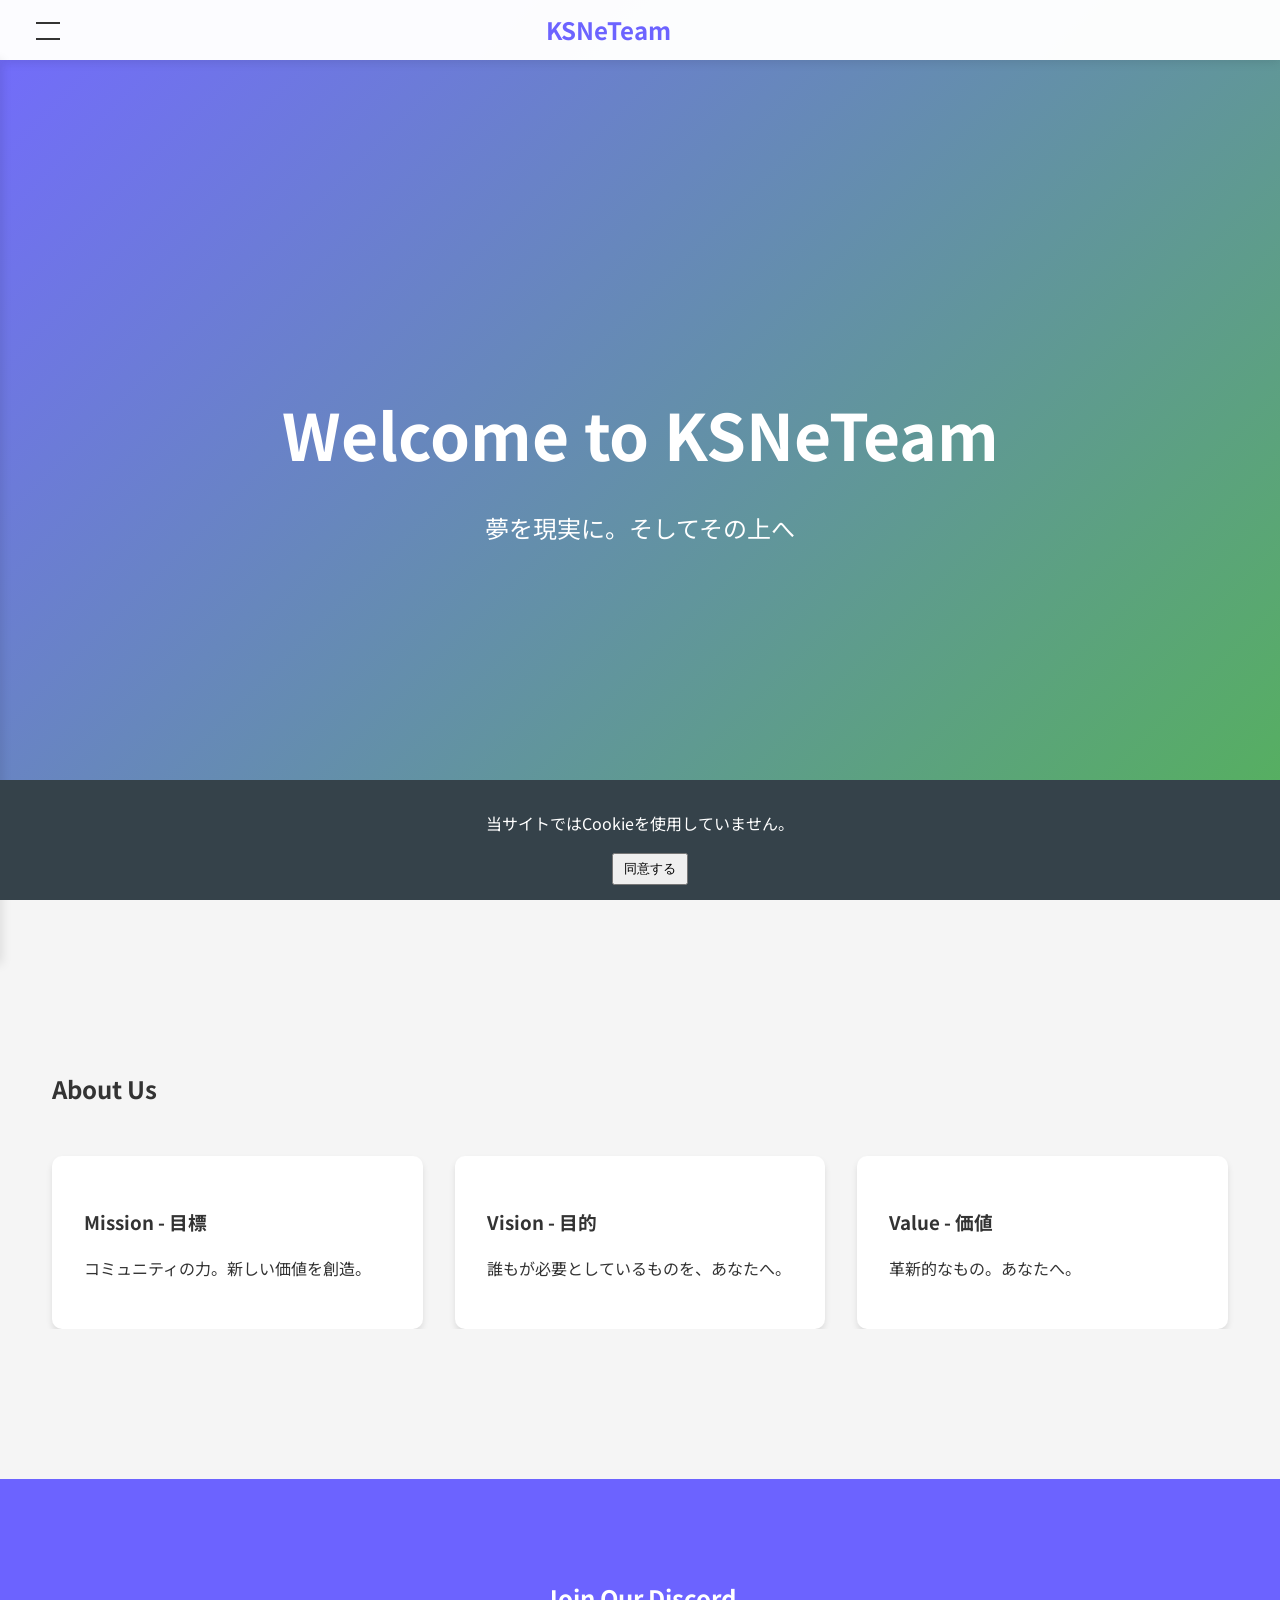
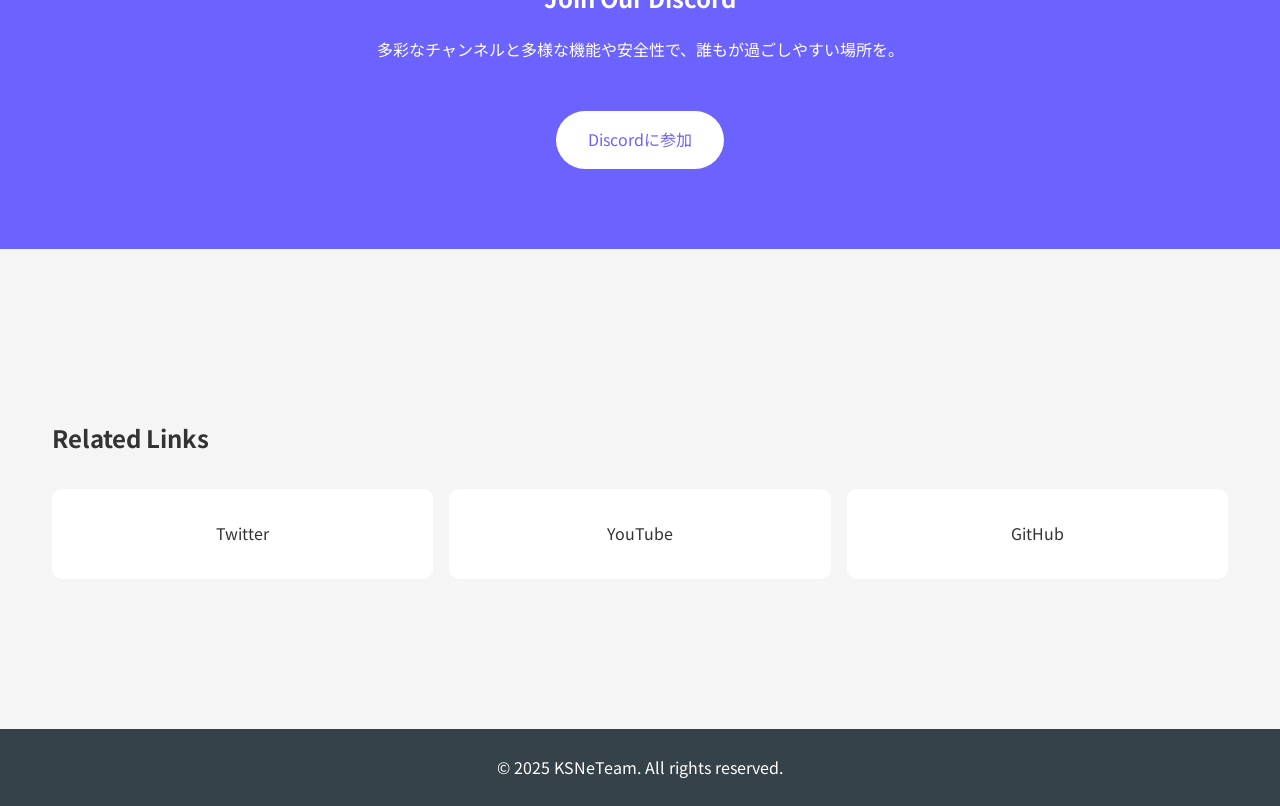
<file: KSNeTeam-website/index.html>
<!DOCTYPE html>
<html lang="ja">
<head>
    <meta charset="UTF-8">
    <meta name="viewport" content="width=device-width, initial-scale=1.0">
    <title>KSNeTeam - home</title>
    <link rel="stylesheet" href="css/main.css">
    <link href="https://fonts.googleapis.com/css2?family=Noto+Sans+JP:wght@400;700&display=swap" rel="stylesheet">
</head>
<body>
    <header class="site-header">
        <button id="menu-toggle" class="menu-toggle" aria-label="メニュー">
            <span class="menu-icon"></span>
        </button>
        <h1 class="logo">KSNeTeam</h1>
        <nav id="main-nav">
            <ul class="nav-list">
                <li><a href="#home" data-target="home" class="nav-link">Home</a></li>
                <li><a href="rules.html" class="nav-link">Rules</a></li>
                <li><a href="#discord" data-target="discord" class="nav-link">Discord</a></li>
                <li><a href="#links" data-target="links" class="nav-link">Links</a></li>
            </ul>
        </nav>
    </header>
    
    <main>
        <section id="hero" class="hero-section scroll-reveal">
            <div class="hero-content">
                <h2 class="main-title">Welcome to KSNeTeam</h2>
                <p class="subtitle">夢を現実に。そしてその上へ</p>
            </div>
        </section>

        <section id="about" class="about-section scroll-reveal">
            <div class="container">
                <h2>About Us</h2>
                <div class="feature-grid">
                    <div class="feature-item">
                        <h3>Mission - 目標</h3>
                        <p>コミュニティの力。新しい価値を創造。</p>
                    </div>
                    <div class="feature-item">
                        <h3>Vision - 目的</h3>
                        <p>誰もが必要としているものを、あなたへ。</p>
                    </div>
                    <div class="feature-item">
                        <h3>Value - 価値</h3>
                        <p>革新的なもの。あなたへ。</p>
                    </div>
                </div>
            </div>
        </section>

        <section id="discord" class="discord-section scroll-reveal">
            <div class="container">
                <h2>Join Our Discord</h2>
                <div class="discord-content">
                    <p>多彩なチャンネルと多様な機能や安全性で、誰もが過ごしやすい場所を。</p>
                    <a href="discordserver.html" class="discord-button">Discordに参加</a>
                </div>
            </div>
        </section>

        <section id="links" class="links-section scroll-reveal">
            <div class="container">
                <h2>Related Links</h2>
                <div class="links-grid">
                    <a href="#" class="link-card">Twitter</a>
                    <a href="#" class="link-card">YouTube</a>
                    <a href="#" class="link-card">GitHub</a>
                </div>
            </div>
        </section>
    </main>
    
    <footer class="site-footer">
        <div class="container">
            <p>&copy; 2025 KSNeTeam. All rights reserved.</p>
        </div>
    </footer>

    <div id="cookie-banner" class="cookie-banner">
        <p>当サイトではCookieを使用していません。</p>
        <button id="accept-cookie">同意する</button>
    </div>

    <script src="js/main.js"></script>
</body>
</html>
</file>
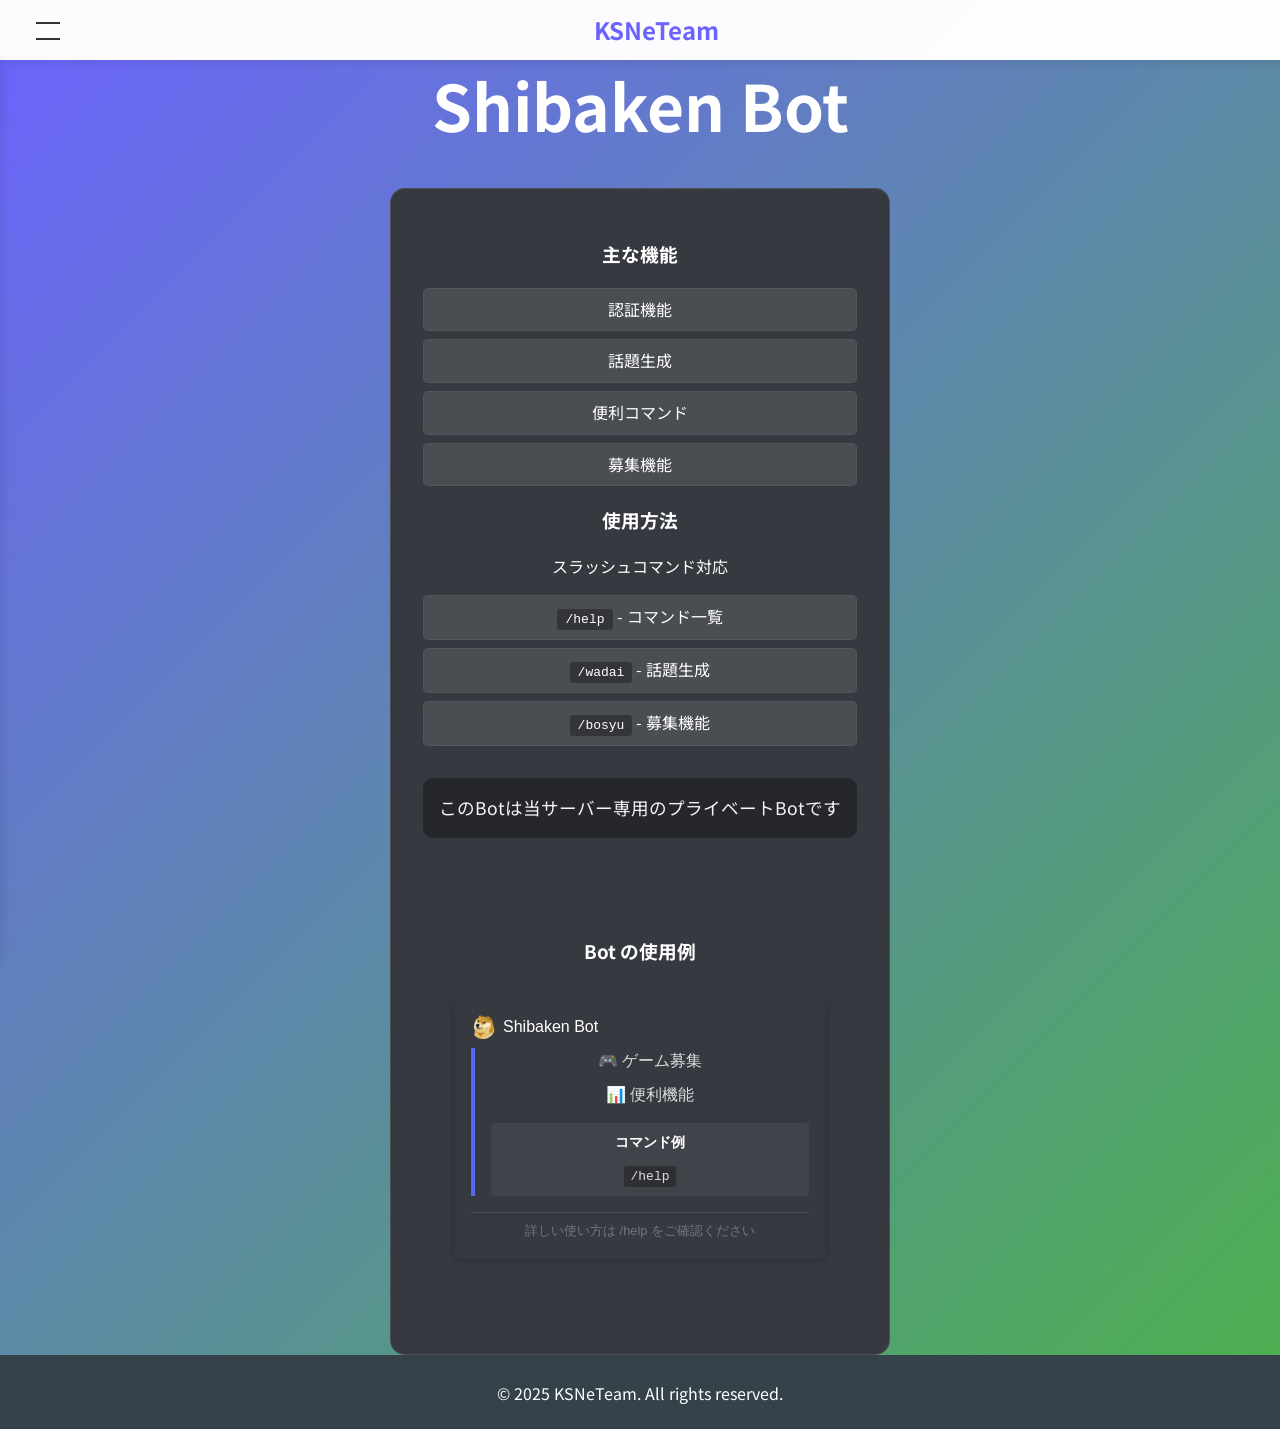
<file: discordbot.html>
<!DOCTYPE html>
<html lang="ja">
<head>
    <meta charset="UTF-8">
    <meta name="viewport" content="width=device-width, initial-scale=1.0">
    <title>DiscordBot - KSNeTeam</title>
    <meta name="description" content="KSNeTeamは、DiscordGamersServerの運営やBOTの開発、共有を行う組織です。">
    <meta name="keywords" content="Discord, サーバー, ゲーム, DiscordBot, Javascript, 開発, コミュニティ, KSNeTeam">
    <meta name="author" content="KSNeTeam">
    <link rel="shortcut icon" href="./img/icon.png " type="image/x-icon">
    <link rel="stylesheet" href="css/main.css">
    <link href="https://fonts.googleapis.com/css2?family=Noto+Sans+JP:wght@400;700&display=swap" rel="stylesheet">
</head>
<body>
    <header class="site-header">
        <button id="menu-toggle" class="menu-toggle" aria-label="メニュー">
            <span class="menu-icon"></span>
        </button>
        <h1 class="logo"><a href="index.html">KSNeTeam</a></h1>
        <nav id="main-nav">
            <ul class="nav-list">
                <li><a href="index.html" class="nav-link">Home</a></li>
                <li><a href="rules.html" class="nav-link">Rules</a></li>
                <li><a href="discordserver.html" class="nav-link">Discord</a></li>
                <li><a href="discordbot.html" class="nav-link">Bot</a></li>
                <li><a href="index.html#links" class="nav-link">Links</a></li>
            </ul>
        </nav>
    </header>
    
    <main>
        <section class="hero-section scroll-reveal">
            <div class="container">
                <h2 class="main-title">Shibaken Bot</h2>
                <div class="bot-features scroll-reveal">
                    <!-- 変更: Bot 機能・コマンド部分の文字色を黒に指定 -->
                    <div class="feature-grid" style="color: white;">
                        <div class="feature-item">
                            <h3>主な機能</h3>
                            <ul class="bot-features-list">
                                <li>認証機能</li>
                                <li>話題生成</li>
                                <li>便利コマンド</li>
                                <li>募集機能</li>
                            </ul>
                        </div>
                        <div class="feature-item">
                            <h3>使用方法</h3>
                            <p>スラッシュコマンド対応</p>
                            <ul class="bot-commands-list">
                                <li><code>/help</code> - コマンド一覧</li>
                                <li><code>/wadai</code> - 話題生成</li>
                                <li><code>/bosyu</code> - 募集機能</li>
                            </ul>
                        </div>
                    </div>
                    <div class="bot-info">
                        <p>このBotは当サーバー専用のプライベートBotです</p>
                    </div>
                    
                    <!-- 埋め込みセクションを追加 -->
                    <div class="embed-section scroll-reveal">
                        <h3>Bot の使用例</h3>
                        <div class="embed-container">
                            <div class="embed-message">
                                <div class="embed-header">
                                    <img src="img/boticon.png" alt="Bot Icon" class="embed-avatar">
                                    <span class="embed-author">Shibaken Bot</span>
                                </div>
                                <div class="embed-content">
                                    <div class="embed-description">
                                        <p>🎮 ゲーム募集</p>
                                        <p>📊 便利機能</p>
                                    </div>
                                    <div class="embed-fields">
                                        <div class="embed-field">
                                            <h4>コマンド例</h4>
                                            <code>/help</code>
                                        </div>
                                    </div>
                                </div>
                                <div class="embed-footer">
                                    <span>詳しい使い方は /help をご確認ください</span>
                                </div>
                            </div>
                        </div>
                    </div>
                </div>
            </div>
        </section>
    </main>

    <footer class="site-footer">
        <div class="container">
            <p>&copy; 2025 KSNeTeam. All rights reserved.</p>
        </div>
    </footer>

    <script src="js/main.js"></script>
</body>
</html>
</file>
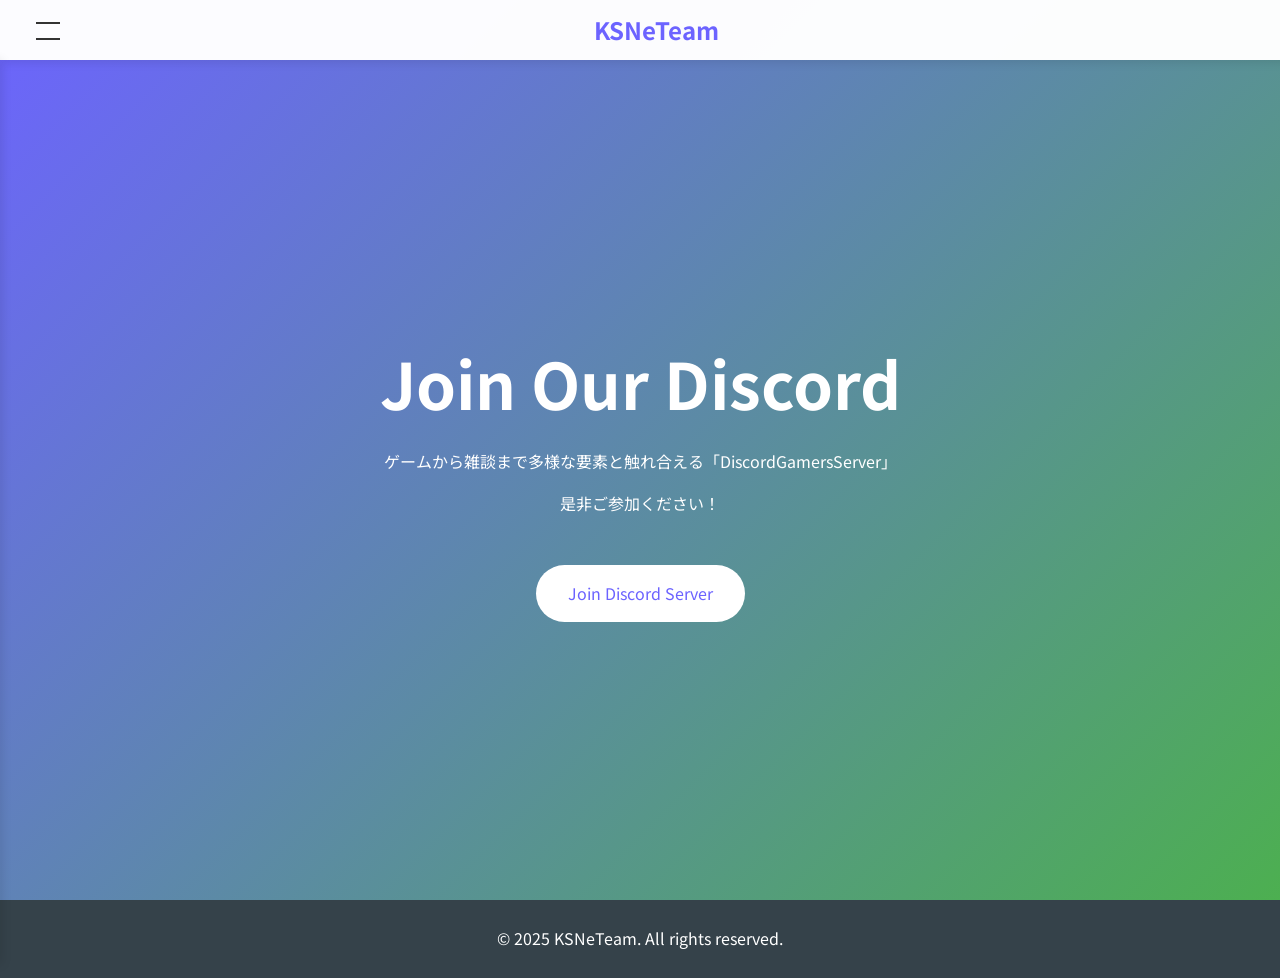
<file: discordserver.html>
<!DOCTYPE html>
<html lang="ja">
<head>
    <meta charset="UTF-8">
    <meta name="viewport" content="width=device-width, initial-scale=1.0">
    <title>Discord - KSNeTeam</title>
    <meta name="description" content="KSNeTeamは、DiscordGamersServerの運営やBOTの開発、共有を行う組織です。">
    <meta name="keywords" content="Discord, サーバー, ゲーム, DiscordBot, Javascript, 開発, コミュニティ, KSNeTeam">
    <meta name="author" content="KSNeTeam">
    <link rel="stylesheet" href="css/main.css">
    <link href="https://fonts.googleapis.com/css2?family=Noto+Sans+JP:wght@400;700&display=swap" rel="stylesheet">
    <link rel="shortcut icon" href="./img/icon.png " type="image/x-icon">
</head>
<body>
    <header class="site-header">
        <button id="menu-toggle" class="menu-toggle" aria-label="メニュー">
            <span class="menu-icon"></span>
        </button>
        <h1 class="logo"><a href="index.html">KSNeTeam</a></h1>
        <nav id="main-nav">
            <ul class="nav-list">
                <li><a href="index.html" class="nav-link">Home</a></li>
                <li><a href="rules.html" class="nav-link">Rules</a></li>
                <li><a href="discordserver.html" class="nav-link">Discord</a></li>
                <li><a href="discordbot.html" class="nav-link">Bot</a></li>
                <li><a href="index.html#links" class="nav-link">Links</a></li>
            </ul>
        </nav>
    </header>
    
    <main>
        <section class="hero-section scroll-reveal">
            <div class="container">
                <h2 class="main-title">Join Our Discord</h2>
                <div class="content-box scroll-reveal">
                    <p>ゲームから雑談まで多様な要素と触れ合える「DiscordGamersServer」</p>
                    <p>是非ご参加ください！</p>
                    <a href="https://dsc.gg/dgs-jp" class="discord-button" target="_blank">Join Discord Server</a>
                </div>
            </div>
        </section>
    </main>

    <footer class="site-footer">
        <div class="container">
            <p>&copy; 2025 KSNeTeam. All rights reserved.</p>
        </div>
    </footer>

    <script src="js/main.js"></script>
</body>
</html>
</file>
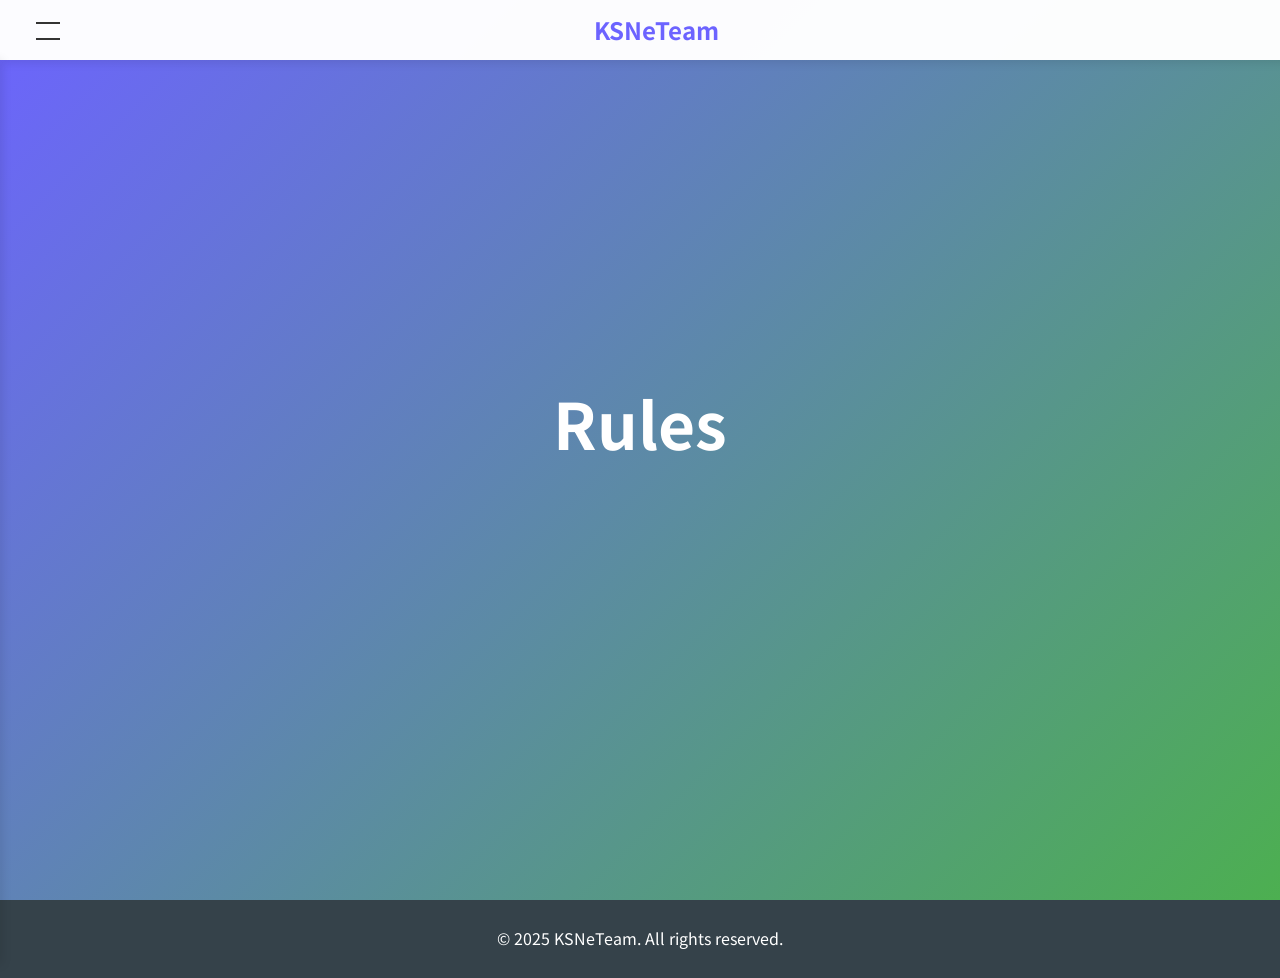
<file: rules.html>
<!DOCTYPE html>
<html lang="ja">
<head>
    <meta charset="UTF-8">
    <meta name="viewport" content="width=device-width, initial-scale=1.0">
    <meta name="description" content="KSNeTeamは、DiscordGamersServerの運営やBOTの開発、共有を行う組織です。">
    <meta name="keywords" content="Discord, サーバー, ゲーム, DiscordBot, Javascript, 開発, コミュニティ, KSNeTeam">
    <meta name="author" content="KSNeTeam">
    <title>Rules - KSNeTeam</title>
    <link rel="stylesheet" href="css/main.css">
    <link href="https://fonts.googleapis.com/css2?family=Noto+Sans+JP:wght@400;700&display=swap" rel="stylesheet">
    <link rel="shortcut icon" href="./img/icon.png " type="image/x-icon">
</head>
<body>
    <header class="site-header">
        <button id="menu-toggle" class="menu-toggle" aria-label="メニュー">
            <span class="menu-icon"></span>
        </button>
        <h1 class="logo"><a href="index.html">KSNeTeam</a></h1>
        <nav id="main-nav">
            <ul class="nav-list">
                <li><a href="index.html" class="nav-link">Home</a></li>
                <li><a href="rules.html" class="nav-link">Rules</a></li>
                <li><a href="discordserver.html" class="nav-link">Discord</a></li>
                <li><a href="discordbot.html" class="nav-link">Bot</a></li>
                <li><a href="index.html#links" class="nav-link">Links</a></li>
            </ul>
        </nav>
    </header>
    
    <main>
        <section class="hero-section scroll-reveal">
            <div class="container">
                <h2 class="main-title">Rules</h2>
                <div class="content-box scroll-reveal">
                    <h3>コミュニティガイドライン</h3>
                    <p>ここにルールの内容を記載します。</p>
                </div>
            </div>
        </section>
    </main>

    <footer class="site-footer">
        <div class="container">
            <p>&copy; 2025 KSNeTeam. All rights reserved.</p>
        </div>
    </footer>

    <script src="js/main.js"></script>
</body>
</html>
</file>
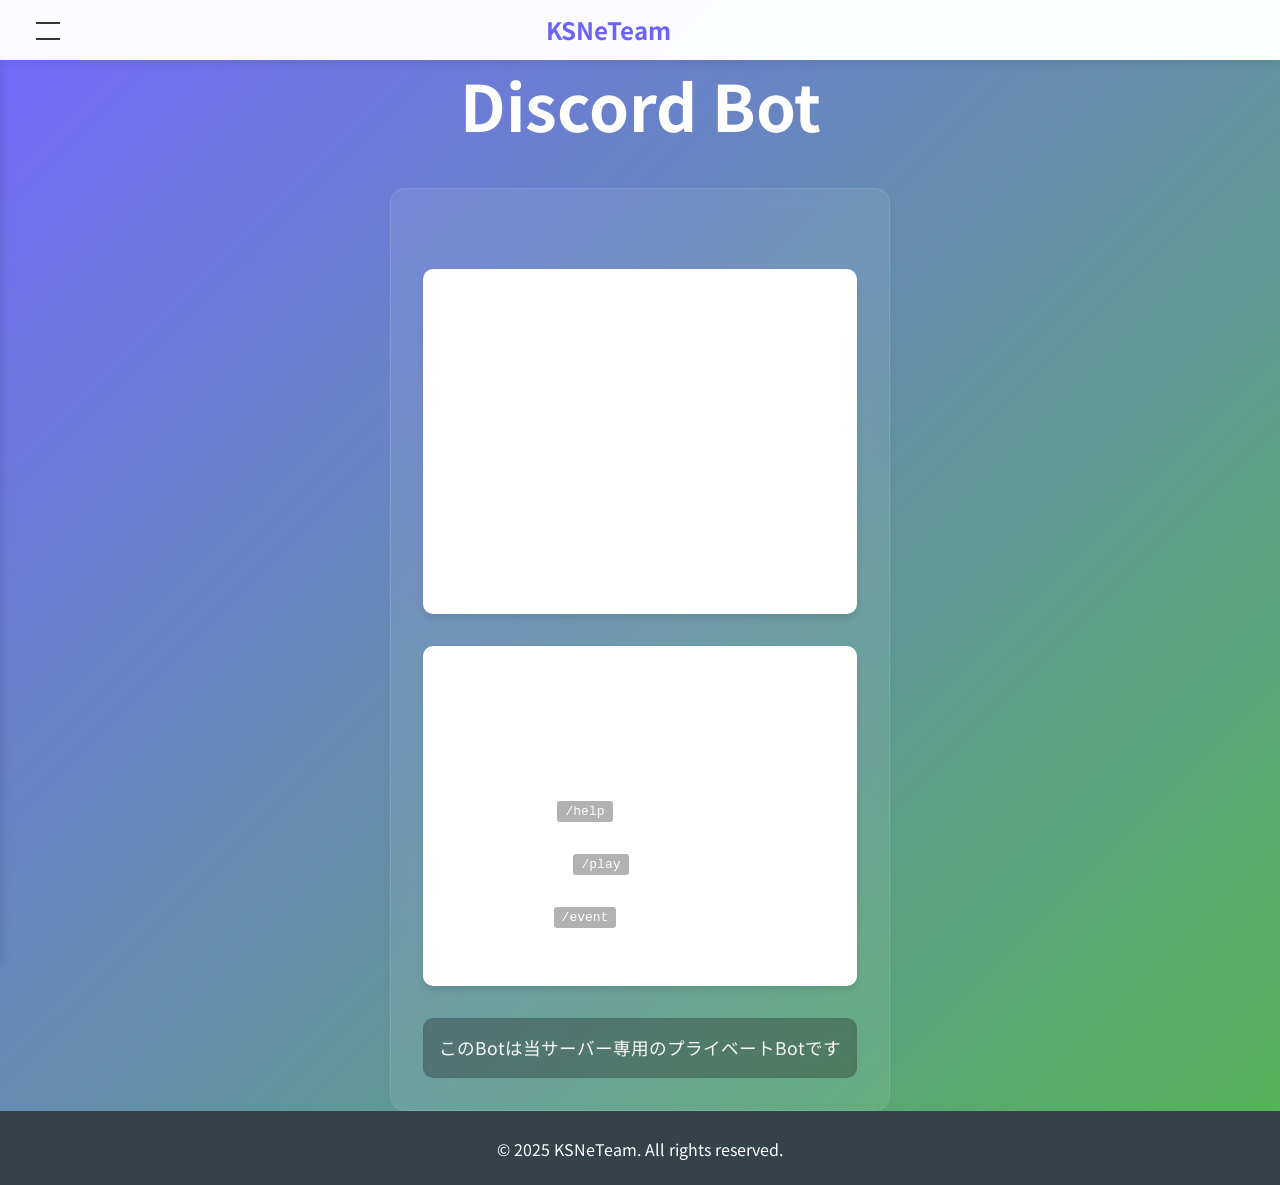
<file: KSNeTeam-website/discordbot.html>
<!DOCTYPE html>
<html lang="ja">
<head>
    <meta charset="UTF-8">
    <meta name="viewport" content="width=device-width, initial-scale=1.0">
    <title>DiscordBot - KSNeTeam</title>
    <link rel="stylesheet" href="css/main.css">
    <link href="https://fonts.googleapis.com/css2?family=Noto+Sans+JP:wght@400;700&display=swap" rel="stylesheet">
</head>
<body>
    <header class="site-header">
        <button id="menu-toggle" class="menu-toggle" aria-label="メニュー">
            <span class="menu-icon"></span>
        </button>
        <h1 class="logo">KSNeTeam</h1>
        <nav id="main-nav">
            <ul class="nav-list">
                <li><a href="index.html" class="nav-link">Home</a></li>
                <li><a href="rules.html" class="nav-link">Rules</a></li>
                <li><a href="discordserver.html" class="nav-link">Discord</a></li>
                <li><a href="discordbot.html" class="nav-link">Bot</a></li>
                <li><a href="index.html#links" class="nav-link">Links</a></li>
            </ul>
        </nav>
    </header>
    
    <main>
        <section class="hero-section scroll-reveal">
            <div class="container">
                <h2 class="main-title">Discord Bot</h2>
                <div class="bot-features scroll-reveal">
                    <div class="feature-grid">
                        <div class="feature-item">
                            <h3>主な機能</h3>
                            <ul class="bot-features-list">
                                <li>メッセージ管理</li>
                                <li>ユーザー管理</li>
                                <li>音楽再生</li>
                                <li>イベント管理</li>
                            </ul>
                        </div>
                        <div class="feature-item">
                            <h3>使用方法</h3>
                            <p>スラッシュコマンド対応</p>
                            <ul class="bot-commands-list">
                                <li><code>/help</code> - コマンド一覧</li>
                                <li><code>/play</code> - 音楽再生</li>
                                <li><code>/event</code> - イベント作成</li>
                            </ul>
                        </div>
                    </div>
                    <div class="bot-info">
                        <p>このBotは当サーバー専用のプライベートBotです</p>
                    </div>
                </div>
            </div>
        </section>
    </main>

    <footer class="site-footer">
        <div class="container">
            <p>&copy; 2025 KSNeTeam. All rights reserved.</p>
        </div>
    </footer>

    <script src="js/main.js"></script>
</body>
</html>
</file>
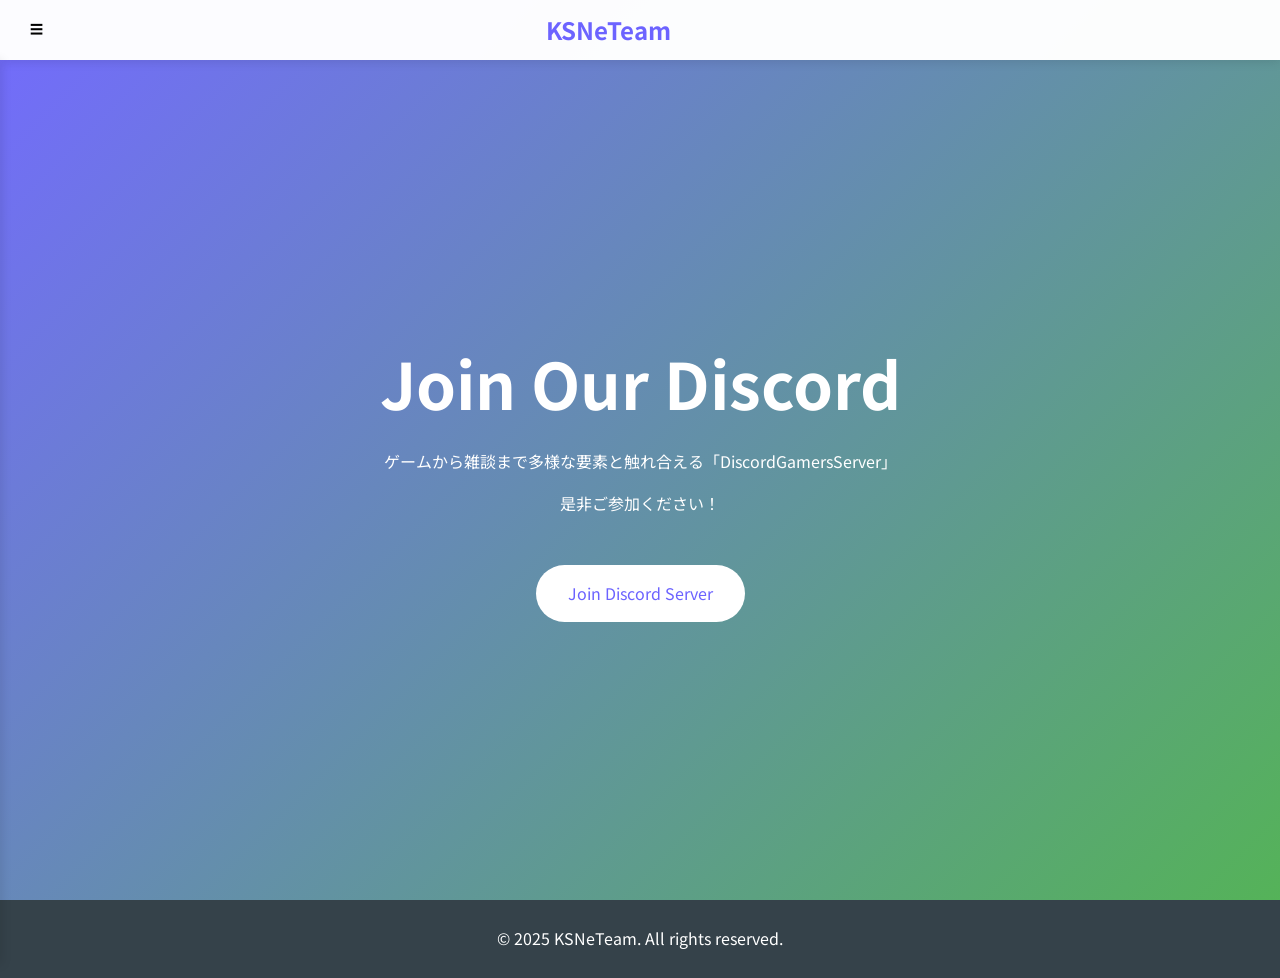
<file: KSNeTeam-website/discordserver.html>
<!DOCTYPE html>
<html lang="ja">
<head>
    <meta charset="UTF-8">
    <meta name="viewport" content="width=device-width, initial-scale=1.0">
    <title>Discord - KSNeTeam</title>
    <link rel="stylesheet" href="css/main.css">
    <link href="https://fonts.googleapis.com/css2?family=Noto+Sans+JP:wght@400;700&display=swap" rel="stylesheet">
</head>
<body>
    <header class="site-header">
        <button id="menu-toggle" class="menu-toggle" aria-label="メニュー">&#9776;</button>
        <h1 class="logo">KSNeTeam</h1>
        <nav id="main-nav">
            <ul class="nav-list">
                <li><a href="index.html" class="nav-link">Home</a></li>
                <li><a href="rules.html" class="nav-link">Rules</a></li>
                <li><a href="discordserver.html" class="nav-link">Discord</a></li>
                <li><a href="index.html#links" class="nav-link">Links</a></li>
            </ul>
        </nav>
    </header>
    
    <main>
        <section class="hero-section scroll-reveal">
            <div class="container">
                <h2 class="main-title">Join Our Discord</h2>
                <div class="content-box scroll-reveal">
                    <p>ゲームから雑談まで多様な要素と触れ合える「DiscordGamersServer」</p>
                    <p>是非ご参加ください！</p>
                    <a href="https://dsc.gg/dgs-jp" class="discord-button" target="_blank">Join Discord Server</a>
                </div>
            </div>
        </section>
    </main>

    <footer class="site-footer">
        <div class="container">
            <p>&copy; 2025 KSNeTeam. All rights reserved.</p>
        </div>
    </footer>

    <script src="js/main.js"></script>
</body>
</html>
</file>
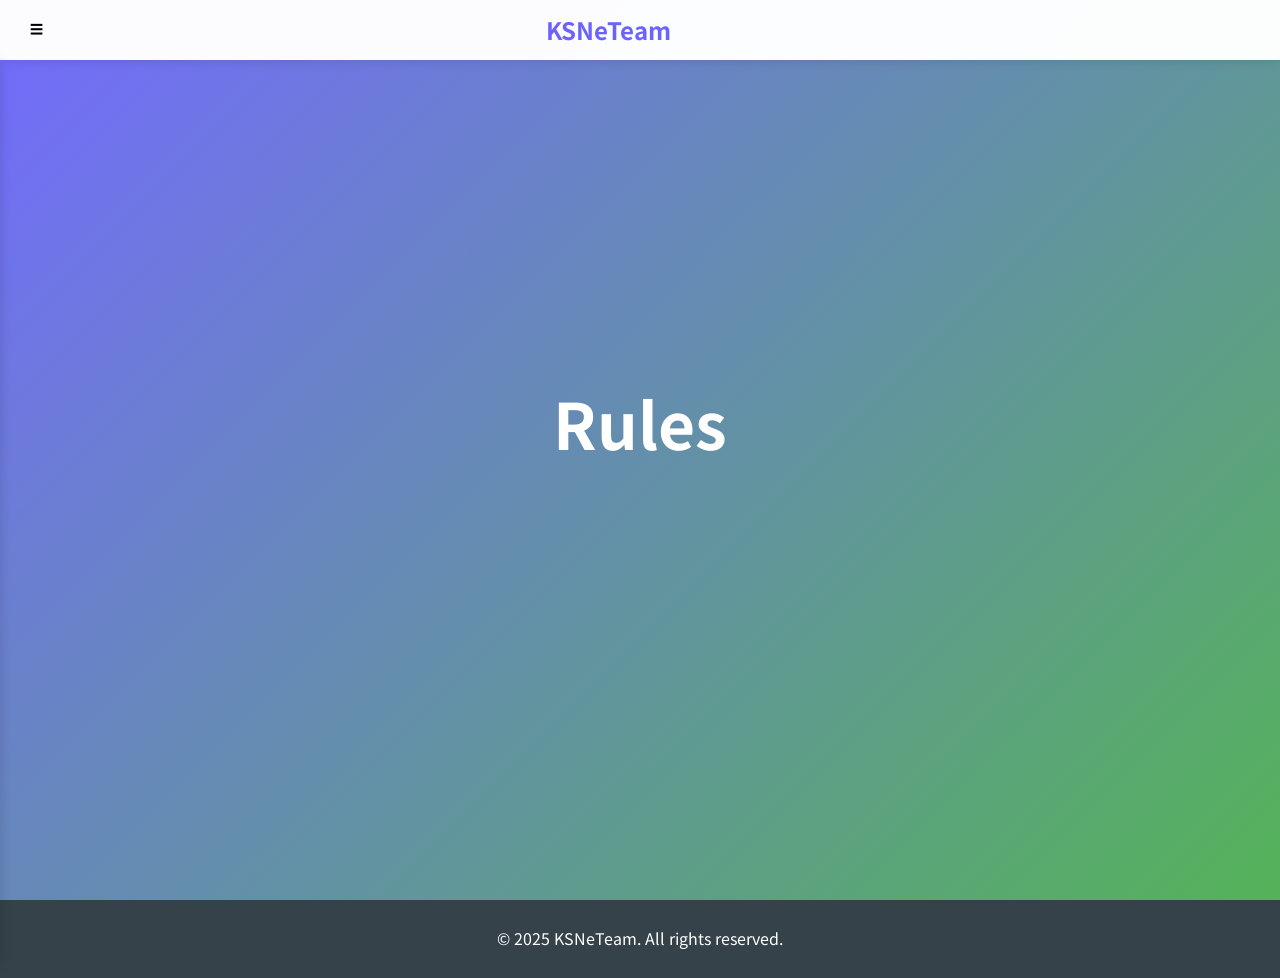
<file: KSNeTeam-website/rules.html>
<!DOCTYPE html>
<html lang="ja">
<head>
    <meta charset="UTF-8">
    <meta name="viewport" content="width=device-width, initial-scale=1.0">
    <title>Rules - KSNeTeam</title>
    <link rel="stylesheet" href="css/main.css">
    <link href="https://fonts.googleapis.com/css2?family=Noto+Sans+JP:wght@400;700&display=swap" rel="stylesheet">
</head>
<body>
    <header class="site-header">
        <button id="menu-toggle" class="menu-toggle" aria-label="メニュー">&#9776;</button>
        <h1 class="logo">KSNeTeam</h1>
        <nav id="main-nav">
            <ul class="nav-list">
                <li><a href="index.html" class="nav-link">Home</a></li>
                <li><a href="rules.html" class="nav-link">Rules</a></li>
                <li><a href="discordserver.html" class="nav-link">Discord</a></li>
                <li><a href="index.html#links" class="nav-link">Links</a></li>
            </ul>
        </nav>
    </header>
    
    <main>
        <section class="hero-section scroll-reveal">
            <div class="container">
                <h2 class="main-title">Rules</h2>
                <div class="content-box scroll-reveal">
                    <h3>コミュニティガイドライン</h3>
                    <p>ここにルールの内容を記載します。</p>
                </div>
            </div>
        </section>
    </main>

    <footer class="site-footer">
        <div class="container">
            <p>&copy; 2025 KSNeTeam. All rights reserved.</p>
        </div>
    </footer>

    <script src="js/main.js"></script>
</body>
</html>
</file>
<file: KSNeTeam-website/css/main.css>
/* filepath: /KSNeTeam-website/KSNeTeam-website/css/main.css */

:root {
    --primary-color: #6C63FF;
    --secondary-color: #4CAF50;
    --text-color: #333;
    --bg-color: #f5f5f5;
    --white: #ffffff;
    --header-height: 60px;
}

body {
    font-family: 'Noto Sans JP', sans-serif;
    margin: 0;
    padding: 0;
    background-color: var(--bg-color);
    color: var(--text-color);
    line-height: 1.6;
}

header {
    background: #35424a;
    color: #ffffff;
    padding: 20px 0;
    text-align: center;
    /* Template: ヘッダーのレイアウトテンプレート */
}

nav {
    margin: 20px 0;
    /* Flexboxを利用して横並びに */
    display: flex;
    justify-content: center;
}

nav ul {
    list-style: none;
    padding: 0;
    margin: 0;
    display: flex;
    gap: 2rem;
    justify-content: center;
}

nav li {
    margin: 0 10px;
}

nav a {
    color: var(--text-color);
    text-decoration: none;
    padding: 10px 15px;
    transition: background 0.3s, transform 0.3s, color 0.3s;
    font-weight: 500;
}

nav a:hover,
nav a.active {
    background: #1dcae8;
    transform: scale(1.05);
    color: var(--primary-color);
}

/* Template: 判定セクションのスタイル */
#judgment-section {
    margin: 30px auto;
    padding: 20px;
    text-align: center;
    background: linear-gradient(135deg, #ff9a9e, #fad0c4);
    border-radius: 10px;
    width: 80%;
    animation: fadeIn 1s ease-in-out;
}
#judgment-section p {
    font-size: 1.2em;
    margin-bottom: 15px;
}
#judge-btn {
    padding: 10px 20px;
    font-size: 1em;
    border: none;
    border-radius: 5px;
    background: #1dcae8;
    color: #fff;
    cursor: pointer;
    transition: background 0.3s;
}
#judge-btn:hover {
    background: #17a2b8;
}
#judgment-result {
    margin-top: 20px;
    font-size: 1.1em;
    padding: 15px;
    background: #fff;
    border-radius: 5px;
    box-shadow: 0 2px 6px rgba(0,0,0,0.2);
}

/* Template: Cookieバナー用スタイル */
#cookie-banner {
    position: fixed;
    bottom: 0;
    left: 0;
    right: 0;
    background: #35424a;
    color: #ffffff;
    text-align: center;
    padding: 15px;
    z-index: 1000;
}
#cookie-banner button {
    margin-left: 20px;
    padding: 5px 10px;
}

.container {
    max-width: 1200px;
    margin: 0 auto;
    padding: 0 2rem;
    overflow: hidden;
}

.content {
    background: #ffffff;
    padding: 20px;
    margin: 20px 0;
    border-radius: 5px;
    box-shadow: 0 0 10px rgba(0, 0, 0, 0.1);
}

footer {
    background: #35424a;
    color: #ffffff;
    text-align: center;
    padding: 10px 0;
    position: relative;
    bottom: 0;
    width: 100%;
}

/* Template: レスポンシブ対応 */
@media (max-width: 768px) {
    nav ul {
        flex-direction: column;
        text-align: center;
    }
    nav li {
        margin: 5px 0;
    }
    .main-title {
        font-size: 2.5rem;
    }
    .subtitle {
        font-size: 1.2rem;
    }
    .menu-toggle {
        display: block;
    }
    /* 初期状態は非表示 */
    nav .nav-list {
        display: none;
        flex-direction: column;
        background: rgba(255,255,255,0.95);
        position: absolute;
        top: 100%;
        left: 0;
        width: 100%;
        padding: 1rem 0;
    }
    /* メニュー表示時 */
    .nav-open nav .nav-list {
        display: flex;
    }
    /* リンクに余白を追加 */
    nav .nav-list li {
        margin: 0.5rem 0;
        text-align: center;
    }
}

/* Template: キーフレーム */
@keyframes fadeIn {
    from { opacity: 0; }
    to { opacity: 1; }
}

/* スクロールアニメーション用スタイル */
.scroll-reveal {
    opacity: 0;
    transform: translateY(100px);
    transition: all 0.8s cubic-bezier(0.4, 0, 0.2, 1);
}

.scroll-reveal.visible {
    opacity: 1;
    transform: translateY(0);
}

/* セクション間の余白調整 */
section {
    margin: 100px 0;
    padding: 50px 20px;
}

.site-header {
    position: fixed;
    top: 0;
    width: 100%;
    height: var(--header-height);
    background: rgba(255, 255, 255, 0.98);
    box-shadow: 0 2px 10px rgba(0,0,0,0.1);
    z-index: 1000;
    display: flex;
    align-items: center;
    justify-content: center;
    padding: 0;
}

.logo {
    font-size: 1.5rem;
    font-weight: 700;
    color: var(--primary-color);
    margin: 0;
    text-align: center;
}

/* heroセクションの調整 */
.hero-section {
    min-height: 100vh;
    margin: 0;
    padding: 0;
    background: linear-gradient(135deg, 
        rgba(108, 99, 255, 0.95),
        rgba(76, 175, 80, 0.95)
    );
    display: flex;
    align-items: center;
    justify-content: center;
    overflow: hidden;
    color: var(--white);
    text-align: center;
}

.main-title {
    font-size: clamp(2rem, 8vw, 4rem);
    margin-bottom: 1rem;
    opacity: 0;
    transform: translateY(30px);
    animation: fadeInUp 1s cubic-bezier(0.4, 0, 0.2, 1) forwards 0.5s;
}

.subtitle {
    font-size: 1.5rem;
    opacity: 0;
    transform: translateY(30px);
    animation: fadeInUp 1s ease forwards 0.8s;
}

.feature-grid {
    display: grid;
    grid-template-columns: repeat(auto-fit, minmax(250px, 1fr));
    gap: 2rem;
    margin-top: 3rem;
}

.feature-item {
    background: var(--white);
    padding: 2rem;
    border-radius: 10px;
    box-shadow: 0 4px 6px rgba(0,0,0,0.1);
    transition: transform 0.3s;
}

.feature-item:hover {
    transform: translateY(-5px);
}

.discord-section {
    background: var(--primary-color);
    color: var(--white);
    padding: 5rem 0;
    text-align: center;
}

.discord-button {
    display: inline-block;
    padding: 1rem 2rem;
    background: var(--white);
    color: var(--primary-color);
    text-decoration: none;
    border-radius: 30px;
    margin-top: 2rem;
    transition: transform 0.3s;
}

.discord-button:hover {
    transform: scale(1.05);
}

.contact-form,
.contact-section,
#form-message,
.alert {
    display: none;
}

.links-grid {
    display: grid;
    grid-template-columns: repeat(auto-fit, minmax(200px, 1fr));
    gap: 1rem;
    margin-top: 2rem;
}

.link-card {
    background: var(--white);
    padding: 2rem;
    text-align: center;
    text-decoration: none;
    color: var(--text-color);
    border-radius: 10px;
    transition: transform 0.3s;
}

.link-card:hover {
    transform: translateY(-5px);
}

@keyframes fadeInUp {
    from {
        opacity: 0;
        transform: translateY(30px);
    }
    to {
        opacity: 1;
        transform: translateY(0);
    }
}

/* ハンバーガーメニュー用スタイル */
.menu-toggle {
    position: absolute; /* fixedからabsoluteに変更 */
    left: 1rem;
    top: 50%;
    transform: translateY(-50%);
    background: none;
    border: none;
    cursor: pointer;
    z-index: 1001;
    width: 40px;
    height: 40px;
    display: flex;
    align-items: center;
    justify-content: center;
    padding: 0;
}

/* 三本線のスタイル */
.menu-icon {
    position: relative;
    width: 24px;
    height: 2px;
    background: var(--text-color);
    transition: all 0.3s ease;
}

.menu-icon::before,
.menu-icon::after {
    content: '';
    position: absolute;
    left: 0;
    width: 24px;
    height: 2px;
    background: var(--text-color);
    transition: all 0.3s ease;
}

.menu-icon::before {
    top: -8px;
}

.menu-icon::after {
    top: 8px;
}

/* メニューが開いているときの×印 */
.nav-open .menu-icon {
    background: transparent;
}

.nav-open .menu-icon::before {
    top: 0;
    transform: rotate(45deg);
}

.nav-open .menu-icon::after {
    top: 0;
    transform: rotate(-45deg);
}

/* ナビゲーションの共通スタイル */
.nav-list {
    position: fixed;
    top: var(--header-height);
    left: -250px;
    width: 250px;
    height: calc(100vh - var(--header-height));
    background: rgba(255, 255, 255, 0.98);
    box-shadow: 2px 0 10px rgba(0,0,0,0.1);
    transition: left 0.3s ease;
    display: flex;
    flex-direction: column;
    padding: 2rem 0;
    margin: 0;
    z-index: 999;
    pointer-events: none; /* 初期状態ではクリックイベントを無効化 */
}

.nav-open .nav-list {
    left: 0;
    pointer-events: auto; /* メニューが開いている時のみクリックイベントを有効化 */
}

/* メディアクエリの更新 */
@media (min-width: 769px) {
    .menu-toggle {
        display: block;
    }
    
    .nav-list {
        position: fixed;
        width: 250px;
        flex-direction: column;
    }
}

/* レスポンシブ調整 */
@media (max-width: 768px) {
    .nav-list {
        width: 100%;
    }
}

/* 以前の重複するメニュー関連のスタイルを削除 */
/* 削除: .menu-toggle の重複定義 */
/* 削除: .nav-list の重複定義 */
/* 削除: レスポンシブ関連の重複定義 */

/* PC表示時のスタイル */
@media (min-width: 769px) {
    nav {
        margin: 0 2rem;
    }

    .nav-list {
        position: fixed;
        width: 250px;
        flex-direction: column;
    }

    nav .nav-list li {
        margin: 0.5rem 0;
        text-align: left;
    }

    .menu-toggle {
        display: block;
    }
}

/* モバイル表示時のスタイル */
@media (max-width: 768px) {
    .site-header {
        padding: 0 1rem;
    }

    .nav-list {
        display: none;  /* モバイルでは初期状態を非表示に */
        position: fixed;
        top: var(--header-height);
        left: 0;
        width: 100%;
        flex-direction: column;
        background: rgba(255, 255, 255, 0.98);
        padding: 1rem 0;
        transform: translateY(-100%);
        transition: transform 0.3s ease-in-out;
        box-shadow: 0 2px 10px rgba(0,0,0,0.1);
    }

    .nav-open .nav-list {
        transform: translateY(0);
    }

    nav .nav-list li {
        margin: 0.5rem 0;
        text-align: center;
    }

    .menu-toggle {
        display: block;
        position: absolute;
        left: 1rem;
        top: 50%;
        transform: translateY(-50%);
        font-size: 1.5rem;
        background: none;
        border: none;
        color: var(--text-color);
        cursor: pointer;
    }
}

/* PC表示時のホバーメニュー */
@media (min-width: 769px) {
    .menu-toggle {
        display: none;
    }
}

/* モバイル表示時のハンバーガーメニュー */
@media (max-width: 768px) {
    .menu-toggle {
        display: block;
        position: absolute;
        left: 1rem;
        top: 50%;
        transform: translateY(-50%);
    }

    .nav-list {
        width: 100%;
        left: 0;
        top: 100%;
    }

    .nav-open .nav-list {
        display: flex;
        flex-direction: column;
    }

    nav .nav-list li {
        margin: 0.5rem 0;
        text-align: center;
    }
}

/* アニメーション効果 */
.nav-list {
    transition: all 0.3s ease-in-out;
    transform-origin: top center;
}

.nav-open .nav-list {
    animation: slideDown 0.3s ease-in-out forwards;
}

@keyframes slideDown {
    from {
        opacity: 0;
        transform: translateY(-10px);
    }
    to {
        opacity: 1;
        transform: translateY(0);
    }
}

/* メニューボタンの基本スタイル */
.menu-toggle {
    position: absolute; /* fixedからabsoluteに変更 */
    left: 1rem;
    top: 50%;
    transform: translateY(-50%);
    background: none;
    border: none;
    cursor: pointer;
    z-index: 1001;
    width: 40px;
    height: 40px;
    display: flex;
    align-items: center;
    justify-content: center;
    padding: 0;
}

/* 三本線のスタイル */
.menu-icon {
    position: relative;
    width: 24px;
    height: 2px;
    background: var(--text-color);
    transition: all 0.3s ease;
}

.menu-icon::before,
.menu-icon::after {
    content: '';
    position: absolute;
    left: 0;
    width: 24px;
    height: 2px;
    background: var(--text-color);
    transition: all 0.3s ease;
}

.menu-icon::before {
    top: -8px;
}

.menu-icon::after {
    top: 8px;
}

/* メニューが開いているときの×印 */
.nav-open .menu-icon {
    background: transparent;
}

.nav-open .menu-icon::before {
    top: 0;
    transform: rotate(45deg);
}

.nav-open .menu-icon::after {
    top: 0;
    transform: rotate(-45deg);
}

/* ナビゲーションの共通スタイル */
.nav-list {
    position: fixed;
    top: var(--header-height);
    left: -250px;
    width: 250px;
    height: calc(100vh - var(--header-height));
    background: rgba(255, 255, 255, 0.98);
    box-shadow: 2px 0 10px rgba(0,0,0,0.1);
    transition: left 0.3s ease;
    display: flex;
    flex-direction: column;
    padding: 2rem 0;
    margin: 0;
    z-index: 999;
    pointer-events: none; /* 初期状態ではクリックイベントを無効化 */
}

.nav-open .nav-list {
    left: 0;
    pointer-events: auto; /* メニューが開いている時のみクリックイベントを有効化 */
}

/* メディアクエリの更新 */
@media (min-width: 769px) {
    .menu-toggle {
        display: block;
    }
    
    .nav-list {
        position: fixed;
        width: 250px;
        flex-direction: column;
    }
}

/* フォームメッセージのスタイル */
#form-message {
    margin-bottom: 1rem;
}

.alert {
    padding: 1rem;
    border-radius: 5px;
    margin-bottom: 1rem;
}

.alert.success {
    background-color: #d4edda;
    color: #155724;
    border: 1px solid #c3e6cb;
}

.alert.error {
    background-color: #f8d7da;
    color: #721c24;
    border: 1px solid #f5c6cb;
}

/* Bot用のスタイル更新 */
.bot-features {
    padding: 2rem;
    background: rgba(255, 255, 255, 0.08);
    border-radius: 15px;
    backdrop-filter: blur(8px);
    -webkit-backdrop-filter: blur(8px);
    margin-top: 2rem;
    border: 1px solid rgba(255, 255, 255, 0.1);
}

.bot-features-list,
.bot-commands-list {
    list-style: none;
    padding: 0;
    margin: 1rem 0;
}

.bot-features-list li,
.bot-commands-list li {
    margin: 0.5rem 0;
    padding: 0.5rem;
    background: rgba(255, 255, 255, 0.1);
    border-radius: 5px;
    backdrop-filter: blur(4px);
    -webkit-backdrop-filter: blur(4px);
    border: 1px solid rgba(255, 255, 255, 0.05);
}

.bot-commands-list code {
    background: rgba(0, 0, 0, 0.3);
    padding: 0.2rem 0.5rem;
    border-radius: 3px;
    font-family: monospace;
    color: #fff;
}

.bot-info {
    margin-top: 2rem;
    padding: 1rem;
    background: rgba(0, 0, 0, 0.3);
    border-radius: 10px;
    text-align: center;
    backdrop-filter: blur(4px);
    -webkit-backdrop-filter: blur(4px);
}

.bot-info p {
    margin: 0;
    font-size: 1.1rem;
    color: rgba(255, 255, 255, 0.95);
}
</file>
<file: css/main.css>
/*========================================
    Variables & Global Reset
==========================================*/
:root {
        --primary-color: #6C63FF;
        --secondary-color: #4CAF50;
        --text-color: #333;
        --bg-color: #f5f5f5;
        --white: #ffffff;
        --header-height: 60px;
}

body {
        font-family: 'Noto Sans JP', sans-serif;
        margin: 0;
        padding: 0;
        background-color: var(--bg-color);
        color: var(--text-color);
        line-height: 1.6;
}

/*========================================
    Header & Navigation
==========================================*/
/* 固定ヘッダー */
.site-header {
        position: fixed;
        top: 0;
        width: 100%;
        height: var(--header-height);
        background: rgba(255, 255, 255, 0.98);
        box-shadow: 0 2px 10px rgba(0, 0, 0, 0.1);
        z-index: 1000;
        display: flex;
        align-items: center;
        justify-content: center;
        padding: 0 1rem;
}

/* ロゴ */
.logo {
        width: 100%;
        text-align: center;
        margin: 0;
        font-size: 1.5rem;
        font-weight: 700;
        color: var(--primary-color);
}

.site-header .logo a {
        text-decoration: none;
        color: inherit;
        padding: 0.5rem 1rem;
        border: 2px solid transparent;
        border-radius: 5px;
        transition: background 0.3s, border-color 0.3s;
}
.site-header .logo a:hover {
        background: rgba(255, 255, 255, 0.1);
        border-color: currentColor;
}

/* ナビゲーション：PC＆モバイル共通 */
header {
        background: #35424a;
        color: var(--white);
        padding: 20px 0;
        text-align: center;
}

/* ハンバーガーメニュー */
.menu-toggle {
        position: absolute;
        left: 1rem;
        top: 50%;
        transform: translateY(-50%);
        background: none;
        border: none;
        cursor: pointer;
        z-index: 1001;
        width: 40px;
        height: 40px;
        display: flex;
        align-items: center;
        justify-content: center;
        padding: 0;
}

/* 三本線 */
.menu-icon {
        position: relative;
        width: 24px;
        height: 2px;
        background: var(--text-color);
        transition: all 0.3s ease;
}
.menu-icon::before,
.menu-icon::after {
        content: '';
        position: absolute;
        left: 0;
        width: 24px;
        height: 2px;
        background: var(--text-color);
        transition: all 0.3s ease;
}
.menu-icon::before { top: -8px; }
.menu-icon::after { top: 8px; }
/* メニューオープン時の×印 */
.nav-open .menu-icon {
        background: transparent;
}
.nav-open .menu-icon::before {
        top: 0;
        transform: rotate(45deg);
}
.nav-open .menu-icon::after {
        top: 0;
        transform: rotate(-45deg);
}

/* ナビゲーションリスト */
nav {
        margin: 20px 0;
        display: flex;
        justify-content: center;
}
nav ul {
        list-style: none;
        padding: 0;
        margin: 0;
        display: flex;
        gap: 2rem;
        justify-content: center;
}
nav li { margin: 0 10px; }
nav a {
        color: var(--text-color);
        text-decoration: none;
        padding: 10px 15px;
        font-weight: 500;
        transition: background 0.3s, transform 0.3s, color 0.3s;
}
nav a:hover,
nav a.active {
        background: #1dcae8;
        transform: scale(1.05);
        color: var(--primary-color);
}

/* サイドメニュー */
.nav-list {
        position: fixed;
        top: var(--header-height);
        left: -250px;
        width: 250px;
        height: calc(100vh - var(--header-height));
        background: rgba(255, 255, 255, 0.98);
        box-shadow: 2px 0 10px rgba(0,0,0,0.1);
        transition: left 0.3s ease;
        display: flex;
        flex-direction: column;
        padding: 2rem 0;
        margin: 0;
        z-index: 999;
        pointer-events: none;
}
.nav-open .nav-list {
        left: 0;
        pointer-events: auto;
}

/*========================================
    Sections & Components
==========================================*/
/* コンテナ */
.container {
        max-width: 1200px;
        margin: 0 auto;
        padding: 0 2rem;
        overflow: hidden;
}

/* コンテンツ */
.content {
        background: var(--white);
        padding: 20px;
        margin: 20px 0;
        border-radius: 5px;
        box-shadow: 0 0 10px rgba(0, 0, 0, 0.1);
}

/* Cookieバナー */
#cookie-banner {
        position: fixed;
        bottom: 0;
        left: 0;
        right: 0;
        background: #35424a;
        color: var(--white);
        text-align: center;
        padding: 15px;
        z-index: 1000;
}
#cookie-banner button {
        margin-left: 20px;
        padding: 5px 10px;
}
#cookie-banner button.fancy-cookie-button {
        background: linear-gradient(45deg, #ffcc33, #ff9900);
        color: var(--white);
        border: none;
        border-radius: 25px;
        padding: 10px 20px;
        font-size: 1rem;
        font-weight: bold;
        box-shadow: 0 4px 6px rgba(0,0,0,0.3);
        transition: transform 0.3s, box-shadow 0.3s;
}
#cookie-banner button.fancy-cookie-button:hover {
        transform: scale(1.05);
        box-shadow: 0 6px 10px rgba(0,0,0,0.4);
}

/* ヒーローセクション */
.hero-section {
        min-height: 100vh;
        margin: 0;
        padding: 0;
        background: linear-gradient(var(--gradient-angle, 135deg), rgba(108,99,255,0.95), rgba(76,175,80,0.95));
        display: flex;
        align-items: center;
        justify-content: center;
        overflow: hidden;
        color: var(--white);
        text-align: center;
        position: relative;
}
.hero-section::before {
        content: "";
        position: absolute;
        top: 0; left: 0;
        right: 0; bottom: 0;
        background: linear-gradient(var(--gradient-angle, 135deg), rgba(108,99,255,0.95), rgba(76,175,80,0.95));
        z-index: -1;
        animation: rotateGradient 30s linear infinite;
}
.main-title {
        font-size: clamp(2rem, 8vw, 4rem);
        margin-bottom: 1rem;
        opacity: 0;
        transform: translateY(30px);
        animation: fadeInUp 1s cubic-bezier(0.4, 0, 0.2, 1) forwards 0.5s;
}
.subtitle {
        font-size: 1.5rem;
        opacity: 0;
        transform: translateY(30px);
        animation: fadeInUp 1s ease forwards 0.8s;
}

/* 共通セクション */
section {
        margin: 100px 0;
        padding: 50px 20px;
}

/* 判定セクション */
#judgment-section {
        margin: 30px auto;
        padding: 20px;
        text-align: center;
        background: linear-gradient(135deg, #ff9a9e, #fad0c4);
        border-radius: 10px;
        width: 80%;
        animation: fadeIn 1s ease-in-out;
}
#judgment-section p { font-size: 1.2em; margin-bottom: 15px; }
#judge-btn {
        padding: 10px 20px;
        font-size: 1em;
        border: none;
        border-radius: 5px;
        background: #1dcae8;
        color: var(--white);
        cursor: pointer;
        transition: background 0.3s;
}
#judge-btn:hover { background: #17a2b8; }
#judgment-result {
        margin-top: 20px;
        font-size: 1.1em;
        padding: 15px;
        background: var(--white);
        border-radius: 5px;
        box-shadow: 0 2px 6px rgba(0,0,0,0.2);
}

/* Discordセクション */
.discord-section {
        background: var(--primary-color);
        color: var(--white);
        padding: 5rem 0;
        text-align: center;
}
.discord-button {
        display: inline-block;
        padding: 1rem 2rem;
        background: var(--white);
        color: var(--primary-color);
        text-decoration: none;
        border-radius: 30px;
        margin-top: 2rem;
        transition: transform 0.3s;
}
.discord-button:hover { transform: scale(1.05); }

/* 埋め込みセクション */
.embed-section { margin-top: 3rem; padding: 2rem; }
.embed-container { max-width: 600px; margin: 2rem auto; }
.embed-message {
        background: #36393f;
        border-radius: 4px;
        padding: 1rem;
        color: #dcddde;
        font-family: 'Whitney', 'Helvetica Neue', Helvetica, Arial, sans-serif;
        box-shadow: 0 2px 10px rgba(0,0,0,0.2);
}
.embed-header { display: flex; align-items: center; margin-bottom: 0.5rem; }
.embed-avatar { width: 24px; height: 24px; border-radius: 50%; margin-right: 0.5rem; }
.embed-author { color: #ffffff; font-weight: 500; }
.embed-content {
        border-left: 4px solid #5865f2;
        padding-left: 1rem;
        margin: 0.5rem 0;
}
.embed-description { margin-bottom: 1rem; }
.embed-description p { margin: 0.5rem 0; }
.embed-fields { display: grid; gap: 0.5rem; }
.embed-field {
        background: rgba(255,255,255,0.05);
        padding: 0.5rem;
        border-radius: 3px;
}
.embed-field h4 {
        margin: 0 0 0.5rem 0;
        color: #ffffff;
        font-size: 0.9rem;
}
.embed-field code {
        background: rgba(0,0,0,0.3);
        padding: 0.2rem 0.4rem;
        border-radius: 3px;
        font-family: monospace;
        color: #dcddde;
}
.embed-footer {
        margin-top: 1rem;
        padding-top: 0.5rem;
        border-top: 1px solid rgba(255,255,255,0.1);
        font-size: 0.8rem;
        color: #72767d;
}

/* リンクカード */
.links-grid {
        display: grid;
        grid-template-columns: repeat(auto-fit, minmax(200px, 1fr));
        gap: 1rem;
        margin-top: 2rem;
}
.link-card {
        background: var(--white);
        padding: 2rem;
        text-align: center;
        text-decoration: none;
        color: var(--text-color);
        border-radius: 10px;
        transition: transform 0.3s;
}
.link-card:hover { transform: translateY(-5px); }
.link-card img { width: 32px; height: 32px; margin-bottom: 0.5rem; }
.link-card span { font-size: 0.9rem; display: block; }

/* Contact Form & Alerts */
.contact-form,
.contact-section,
#form-message,
.alert { display: none; }
#form-message { margin-bottom: 1rem; }
.alert {
        padding: 1rem;
        border-radius: 5px;
        margin-bottom: 1rem;
}
.alert.success {
        background-color: #d4edda;
        color: #155724;
        border: 1px solid #c3e6cb;
}
.alert.error {
        background-color: #f8d7da;
        color: #721c24;
        border: 1px solid #f5c6cb;
}

/* Botセクション */
.bot-features {
        padding: 2rem;
        background: #36393f;
        border-radius: 15px;
        backdrop-filter: blur(8px);
        -webkit-backdrop-filter: blur(8px);
        margin-top: 2rem;
        border: 1px solid rgba(255, 255, 255, 0.1);
        color: #ffffff;
}
.bot-features-list,
.bot-commands-list {
        list-style: none;
        padding: 0;
        margin: 1rem 0;
}
.bot-features-list li,
.bot-commands-list li {
        margin: 0.5rem 0;
        padding: 0.5rem;
        background: rgba(255, 255, 255, 0.1);
        border-radius: 5px;
        backdrop-filter: blur(4px);
        -webkit-backdrop-filter: blur(4px);
        border: 1px solid rgba(255, 255, 255, 0.05);
}
.bot-commands-list code {
        background: rgba(0, 0, 0, 0.3);
        padding: 0.2rem 0.5rem;
        border-radius: 3px;
        font-family: monospace;
        color: #fff;
}
.bot-info {
        margin-top: 2rem;
        padding: 1rem;
        background: rgba(0, 0, 0, 0.3);
        border-radius: 10px;
        text-align: center;
        backdrop-filter: blur(4px);
        -webkit-backdrop-filter: blur(4px);
}
.bot-info p {
        margin: 0;
        font-size: 1.1rem;
        color: rgba(255, 255, 255, 0.95);
}

/* 追加: About Us ポップアップ用の基本スタイル */
.about-popup {
    position: fixed;
    top: 0;
    left: 0;
    right: 0;
    bottom: 0;
    background: rgba(0,0,0,0.5);
    display: none;
    align-items: center;
    justify-content: center;
    z-index: 2000;
}
.about-popup.visible {
    display: flex;
}
.about-popup-content {
    background: var(--white);
    padding: 2rem;
    border-radius: 10px;
    max-width: 500px;
    width: 90%;
    text-align: center;
    position: relative;
}
.close-button {
    position: absolute;
    top: 10px;
    right: 10px;
    background: none;
    border: none;
    font-size: 1.5rem;
    cursor: pointer;
}

/* About セクションの新しいスタイル */
.about-content {
    text-align: center;
    padding: 2rem;
    background: linear-gradient(135deg, rgba(255,255,255,0.1), rgba(255,255,255,0.05));
    border-radius: 15px;
    backdrop-filter: blur(10px);
    -webkit-backdrop-filter: blur(10px);
    border: 1px solid rgba(255,255,255,0.1);
}

.about-grid {
    display: grid;
    grid-template-columns: repeat(auto-fit, minmax(250px, 1fr));
    gap: 2rem;
    margin-top: 2rem;
}

.about-item {
    background: rgba(255,255,255,0.95);
    padding: 1.5rem;
    border-radius: 10px;
    box-shadow: 0 4px 15px rgba(0,0,0,0.1);
    transition: transform 0.3s ease;
}

.about-item:hover {
    transform: translateY(-5px);
}

.about-header {
    margin-bottom: 1rem;
}

.about-header h3 {
    color: var(--primary-color);
    font-size: 1.5rem;
    margin: 0;
}

.about-item p {
    color: var(--text-color);
    margin: 0;
    line-height: 1.6;
}

/*========================================
    Animations & Effects
==========================================*/
@keyframes fadeIn {
        from { opacity: 0; }
        to { opacity: 1; }
}
@keyframes fadeInUp {
        from {
                opacity: 0;
                transform: translateY(30px);
        }
        to {
                opacity: 1;
                transform: translateY(0);
        }
}
@keyframes rotateGradient {
        0%   { --gradient-angle: 135deg; }
        100% { --gradient-angle: 495deg; }
}

/* Scroll Animation */
.scroll-reveal {
        opacity: 0;
        transform: translateY(100px);
        transition: all 0.8s cubic-bezier(0.4, 0, 0.2, 1);
}
.scroll-reveal.visible {
        opacity: 1;
        transform: translateY(0);
}

/*========================================
    Media Queries
==========================================*/
@media (max-width: 768px) {
        nav ul {
                flex-direction: column;
                text-align: center;
        }
        nav li { margin: 5px 0; }
        .main-title { font-size: 2.5rem; }
        .subtitle { font-size: 1.2rem; }
        /* 初期状態は非表示のモバイル用メニュー */
        nav .nav-list {
                display: none;
                flex-direction: column;
                background: rgba(255,255,255,0.95);
                position: absolute;
                top: 100%;
                left: 0;
                width: 100%;
                padding: 1rem 0;
        }
        .nav-open nav .nav-list { display: flex; }
        nav .nav-list li {
                margin: 0.5rem 0;
                text-align: center;
        }
        /* ロゴの調整 */
        .logo { margin-left: 60px; }

        .about-content {
            padding: 1rem;
            margin: 0 1rem;
        }

        .about-grid {
            grid-template-columns: 1fr;  /* スマホでは1列に */
            gap: 1rem;
        }

        .about-item {
            padding: 1.2rem;
        }

        .about-header h3 {
            font-size: 1.3rem;
        }

        .about-item p {
            font-size: 0.9rem;
            line-height: 1.4;
        }

        /* セクション全体の余白調整 */
        .about-section {
            padding: 30px 10px;
            margin: 60px 0;
        }
}

@media (min-width: 769px) {
        .menu-toggle { display: block; }
        .nav-list {
                position: fixed;
                width: 250px;
                flex-direction: column;
        }
}

/* Footer */
footer {
        background: #35424a;
        color: var(--white);
        text-align: center;
        padding: 10px 0;
        position: relative;
        bottom: 0;
        width: 100%;
}
</file>
